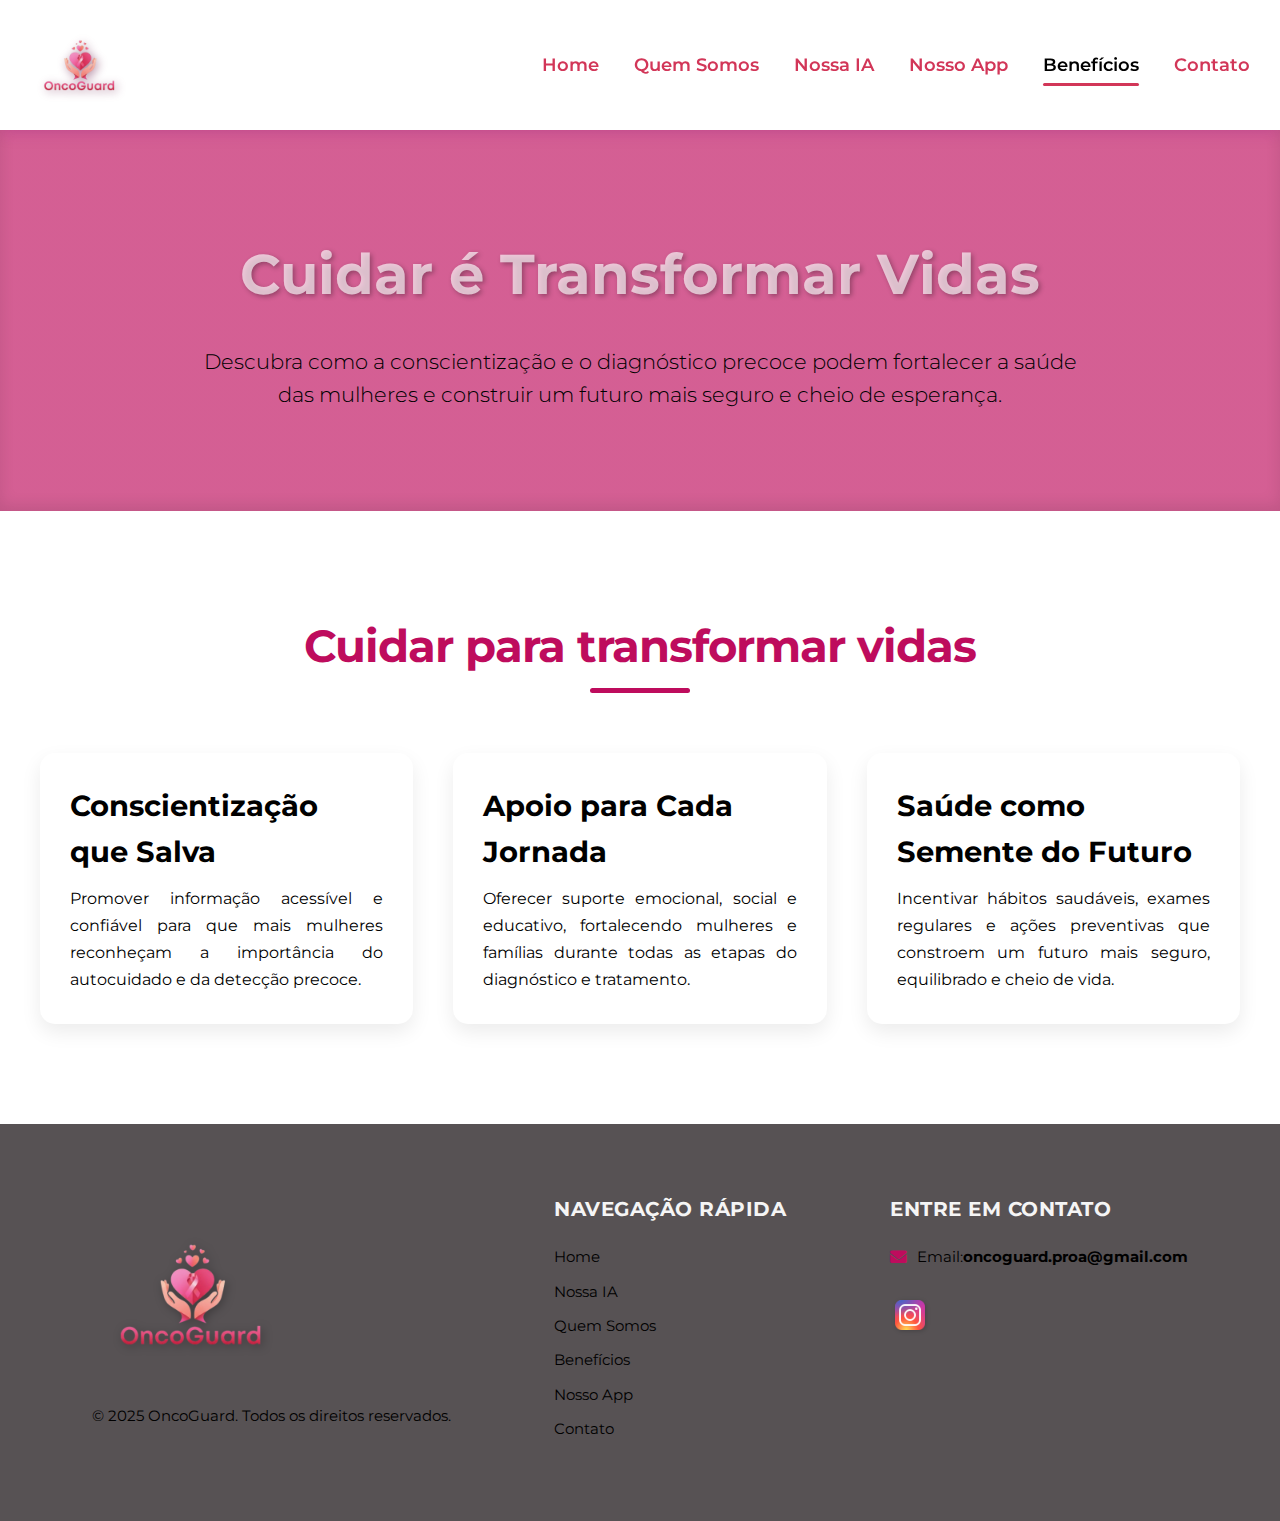
<file: OncoGuard/beneficios.html>
<!DOCTYPE html>
<html lang="pt-BR">
<head>
    <meta charset="UTF-8">
    <meta name="viewport" content="width=device-width, initial-scale=1.0">
    <title>OncoGuard - Benefícios</title>
    <link rel="icon" type="image/png" href="img/logoo.png">
    <link rel="preconnect" href="https://fonts.googleapis.com">
    <link rel="preconnect" href="https://fonts.gstatic.com" crossorigin>
    <link href="https://fonts.googleapis.com/css2?family=Montserrat:wght@300;400;600;700&display=swap" rel="stylesheet">
    <link rel="stylesheet" type="text/css" href="slick/slick.css"/>
    <link rel="stylesheet" type="text/css" href="slick/slick-theme.css"/>
    <link rel="stylesheet" href="https://cdnjs.cloudflare.com/ajax/libs/font-awesome/6.0.0-beta3/css/all.min.css">
    <link rel="stylesheet" href="style.css">
</head>
<body>

    <header class="header">
        <div class="logo">
            <a href="index.html">
                <img src="img/logoo.png" alt="Logo Polibee">
            </a>
        </div>
        <nav class="navbar">
            <button class="hamburger-menu" aria-label="Abrir menu de navegação">
                <i class="fas fa-bars"></i>
            </button>
            <ul class="nav-list">
                <li><a href="index.html" class="nav-link">Home</a></li>
                <li><a href="quemSomos.html" class="nav-link">Quem Somos</a></li>
                <li><a href="nossaIA.html" class="nav-link">Nossa IA</a></li>
                <li><a href="nosso-app.html" class="nav-link">Nosso App</a></li>
                <li><a href="beneficios.html" class="nav-link active">Benefícios</a></li>
                <li><a href="contato.html" class="nav-link">Contato</a></li>
            </ul>
        </nav>
    </header>

    <div class="mobile-menu-overlay">
        <div class="mobile-menu-content">
            <button class="close-menu-btn" aria-label="Fechar Menu">
                <i class="fas fa-times"></i>
            </button>
            <ul class="mobile-nav-list">
                <li><a href="index.html" class="nav-link active">Home</a></li>
                <li><a href="quemSomos.html" class="nav-link">Quem Somos</a></li>
                <li><a href="nossaIA.html" class="nav-link">Nossa IA</a></li>
                <li><a href="nosso-app.html" class="nav-link">Nosso App</a></li>
                <li><a href="beneficios.html" class="nav-link">Benefícios</a></li>
                <li><a href="contato.html" class="nav-link">Contato</a></li>
            </ul>
        </div>
    </div>

    <main>
        <section class="page-hero">
            <div class="container">
                <h1>Cuidar é Transformar Vidas</h1>
                <p>Descubra como a conscientização e o diagnóstico precoce podem fortalecer a saúde das mulheres e construir um futuro mais seguro e cheio de esperança.</p>
            </div>
        </section>

        <section class="benefits-detail-section container section-padding">
            <h2 class="section-title">Cuidar para transformar vidas</h2>
            <div class="benefit-points-grid">
                <div class="benefit-point">
                    <h3>Conscientização que Salva</h3>
                    <p>Promover informação acessível e confiável para que mais mulheres reconheçam a importância do autocuidado e da detecção precoce.</p>
                </div>
                <div class="benefit-point">
                    <h3>Apoio para Cada Jornada</h3>
                    <p>Oferecer suporte emocional, social e educativo, fortalecendo mulheres e famílias durante todas as etapas do diagnóstico e tratamento.</p>
                </div>
                <div class="benefit-point">
                    <h3>Saúde como Semente do Futuro</h3>
                    <p>Incentivar hábitos saudáveis, exames regulares e ações preventivas que constroem um futuro mais seguro, equilibrado e cheio de vida.</p>
                </div>
    
            </div>
        </section>
    </main>

    <footer class="footer">
        <div class="footer-content container">
            <div class="footer-logo">
                <img src="img/logoo.png" alt="Logo OncoGuard">
                <p>&copy; 2025 OncoGuard. Todos os direitos reservados.</p>
            </div>
            <div class="footer-nav">
                <h3>Navegação Rápida</h3>
                <ul>
                    <li><a href="index.html">Home</a></li>
                    <li><a href="nossaIA.html">Nossa IA</a></li>
                    <li><a href="quemSomos.html">Quem Somos</a></li>
                    <li><a href="beneficios.html">Benefícios</a></li>
                    <li><a href="nosso-app.html">Nosso App</a></li>
                    <li><a href="contato.html">Contato</a></li>
                </ul>
            </div>
            <div class="footer-contact">
                <h3>Entre em Contato</h3>
                <p><i class="fas fa-envelope footer-icon"></i> Email:  <b> oncoguard.proa@gmail.com</b></p>
                <div class="social-icons">
                    <a href="https://www.instagram.com/oncoguard?igsh=cjRsZ2o3cWRsem9s"  aria-label="Instagram da Onco"><img src="img/icon-instagram.png" alt="Ícone do Instagram"></a>
                </div>
            </div>
        </div>
    </footer>

    <script src="https://code.jquery.com/jquery-3.6.0.min.js"></script>
    <script type="text/javascript" src="slick/slick.min.js"></script>
    <script src="js/main.js"></script>

</body>
</html>
</file>
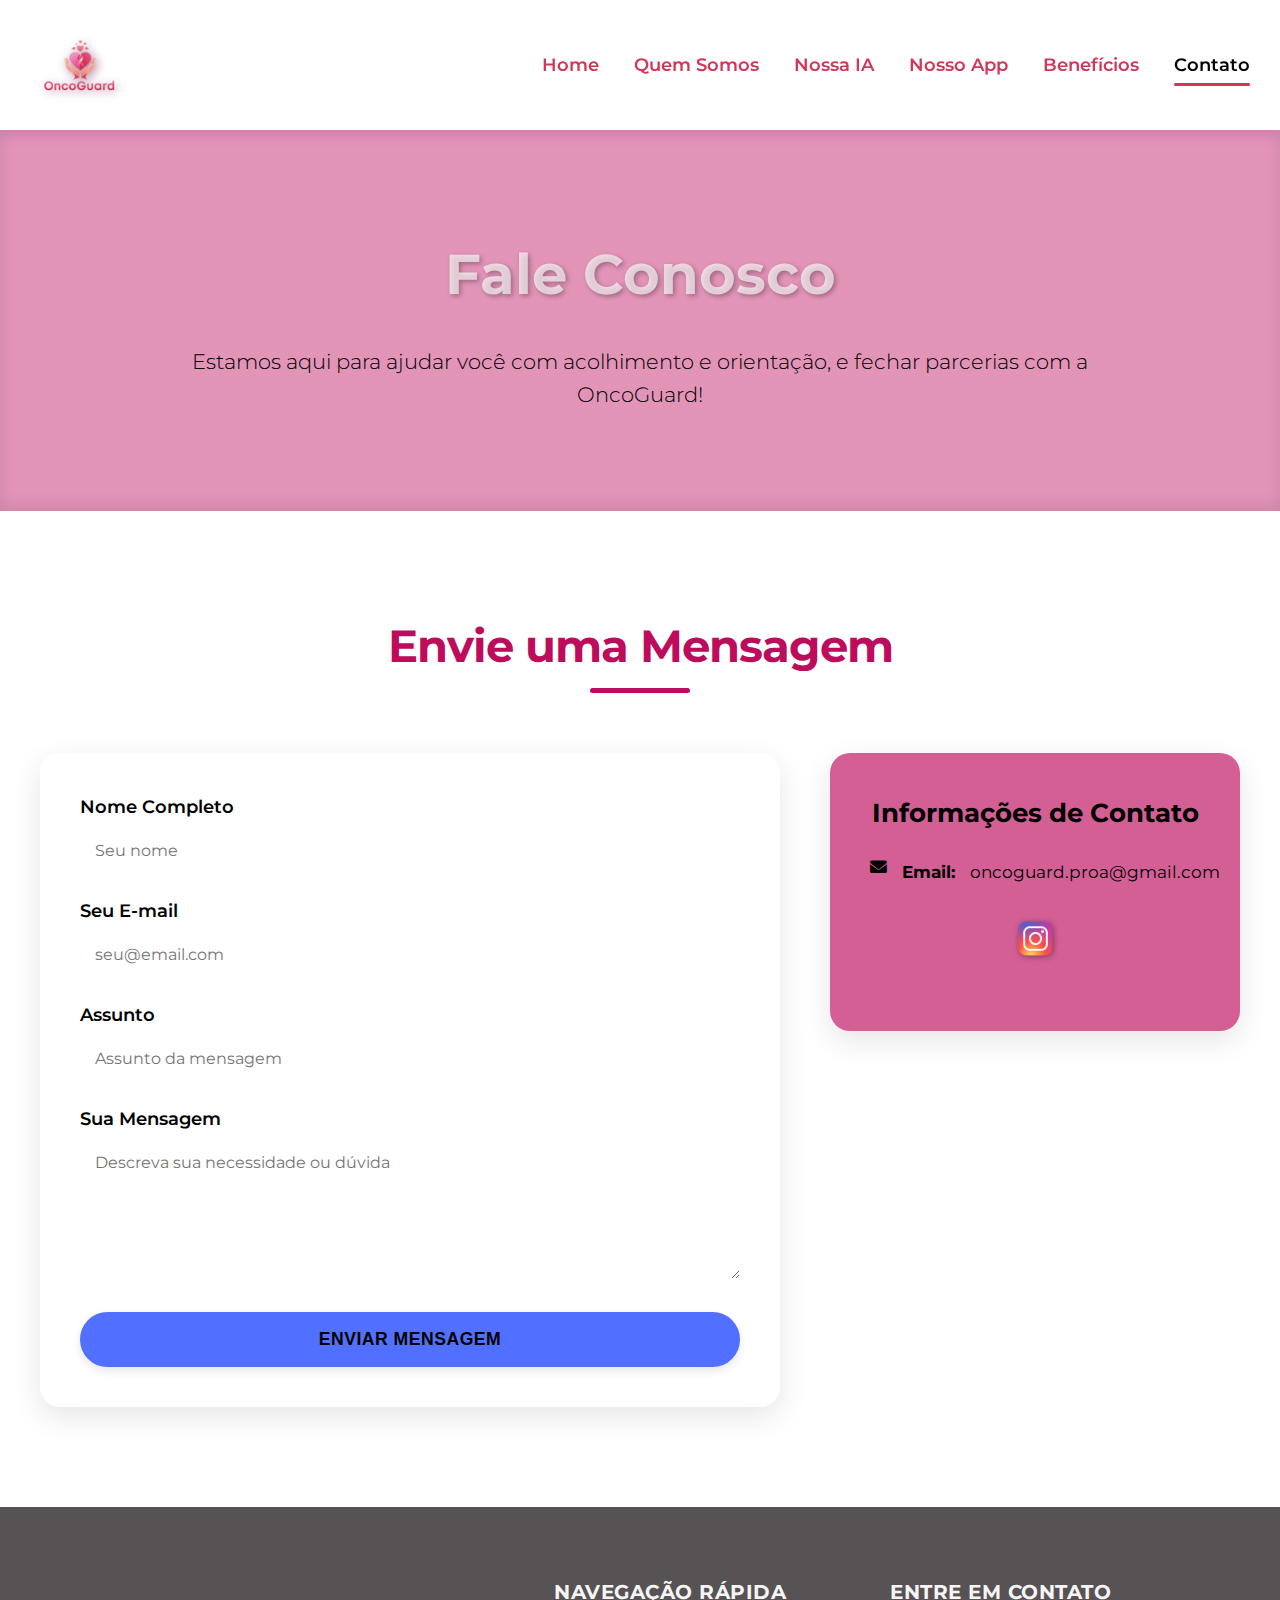
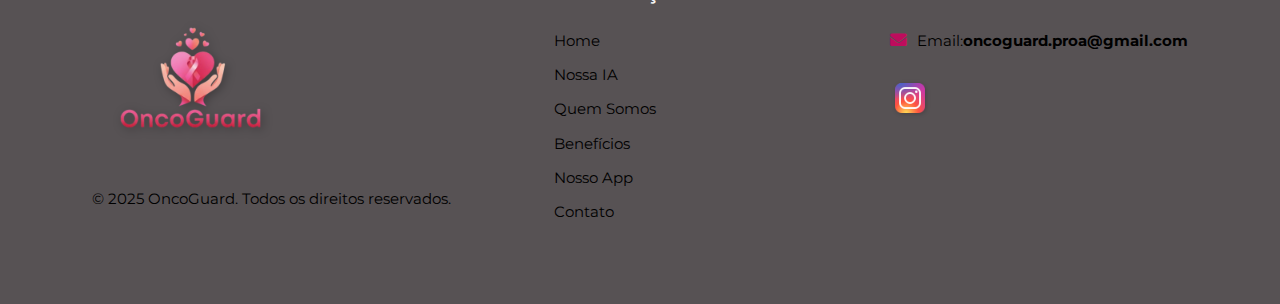
<file: OncoGuard/contato.html>
<!DOCTYPE html>
<html lang="pt-BR">
<head>
    <meta charset="UTF-8">
    <meta name="viewport" content="width=device-width, initial-scale=1.0">
    <title>OncoGuard - Contato</title>
    <link rel="icon" type="image/png" href="img/logoo.png">
    <link rel="preconnect" href="https://fonts.googleapis.com">
    <link rel="preconnect" href="https://fonts.gstatic.com" crossorigin>
    <link href="https://fonts.googleapis.com/css2?family=Montserrat:wght@300;400;600;700&display=swap" rel="stylesheet">
    <link rel="stylesheet" type="text/css" href="slick/slick.css"/>
    <link rel="stylesheet" type="text/css" href="slick/slick-theme.css"/>
    <link rel="stylesheet" href="https://cdnjs.cloudflare.com/ajax/libs/font-awesome/6.0.0-beta3/css/all.min.css">
    <link rel="stylesheet" href="style.css">
</head>
<body>

    <header class="header">
        <div class="logo">
            <a href="index.html">
                <img src="img/logoo.png" alt="Logo OncoGuard">
            </a>
        </div>
        <nav class="navbar">
            <button class="hamburger-menu" aria-label="Abrir menu de navegação">
                <i class="fas fa-bars"></i>
            </button>

            <ul class="nav-list">
                <li><a href="index.html" class="nav-link">Home</a></li>
                <li><a href="quemSomos.html" class="nav-link">Quem Somos</a></li>
                <li><a href="nossaIA.html" class="nav-link">Nossa IA</a></li>
                <li><a href="nosso-app.html" class="nav-link">Nosso App</a></li>
                <li><a href="beneficios.html" class="nav-link active">Benefícios</a></li>
                <li><a href="contato.html" class="nav-link">Contato</a></li>
            </ul>
        </nav>
    </header>

    <div class="mobile-menu-overlay">
        <div class="mobile-menu-content">
            <button class="close-menu-btn" aria-label="Fechar Menu">
                <i class="fas fa-times"></i>
            </button>
            <ul class="mobile-nav-list">
                <li><a href="index.html" class="nav-link active">Home</a></li>
                <li><a href="quemSomos.html" class="nav-link">Quem Somos</a></li>
                <li><a href="nossaIA.html" class="nav-link">Nossa IA</a></li>
                <li><a href="nosso-app.html" class="nav-link">Nosso App</a></li>
                <li><a href="beneficios.html" class="nav-link">Benefícios</a></li>
                <li><a href="contato.html" class="nav-link">Contato</a></li>
            </ul>
        </div>
    </div>

    <main>
        <section class="page-hero contact-hero">
            <div class="container">
                <h1>Fale Conosco</h1>
                <p>Estamos aqui para ajudar você com acolhimento e orientação, e fechar parcerias com  a OncoGuard!</p>
            </div>
        </section>

        <section class="contact-form-section container section-padding">
            <h2 class="section-title">Envie uma Mensagem</h2>
            <div class="contact-content">
                <form class="contact-form" action="#" method="POST">
                    <div class="form-group">
                        <label for="name">Nome Completo</label>
                        <input type="text" id="name" name="name" required placeholder="Seu nome">
                    </div>
                    <div class="form-group">
                        <label for="email">Seu E-mail</label>
                        <input type="email" id="email" name="email" required placeholder="seu@email.com">
                    </div>
                    <div class="form-group">
                        <label for="subject">Assunto</label>
                        <input type="text" id="subject" name="subject" required placeholder="Assunto da mensagem">
                    </div>
                    <div class="form-group">
                        <label for="message">Sua Mensagem</label>
                        <textarea id="message" name="message" rows="6" required placeholder="Descreva sua necessidade ou dúvida"></textarea>
                    </div>
                    <button type="submit" class="btn primary-btn">Enviar Mensagem</button>
                </form>

                <div class="contact-info">
                    <h3>Informações de Contato</h3>
                    <p><i class="fas fa-envelope icon-green"></i> <strong>Email:</strong>oncoguard.proa@gmail.com</p>
            
                    <div class="social-icons-contact">
                        <a href="https://www.instagram.com/oncoguard?igsh=cjRsZ2o3cWRsem9s"  aria-label="Instagram da Onco"><img src="img/icon-instagram.png" alt="Ícone do Instagram"></a>
                    </div>
                </div>
            </div>
        </section>
    </main>

    <footer class="footer">
        <div class="footer-content container">
            <div class="footer-logo">
                <img src="img/logoo.png" alt="Logo Onco">
                <p>&copy; 2025 OncoGuard. Todos os direitos reservados.</p>
            </div>
            <div class="footer-nav">
                <h3>Navegação Rápida</h3>
                <ul>
                    <li><a href="index.html">Home</a></li>
                    <li><a href="nossaIA.html">Nossa IA</a></li>
                    <li><a href="quemSomos.html">Quem Somos</a></li>
                    <li><a href="beneficios.html">Benefícios</a></li>
                    <li><a href="nosso-app.html">Nosso App</a></li>
                    <li><a href="contato.html">Contato</a></li>
                </ul>
            </div>
            <div class="footer-contact">
                <h3>Entre em Contato</h3>
                <p><i class="fas fa-envelope footer-icon"></i> Email:  <b> oncoguard.proa@gmail.com</b></p>
                <div class="social-icons">
                    <a href="https://www.instagram.com/oncoguard?igsh=cjRsZ2o3cWRsem9s"  aria-label="Instagram da Onco"><img src="img/icon-instagram.png" alt="Ícone do Instagram"></a>
                </div>
            </div>
        </div>
    </footer>

    <script src="https://code.jquery.com/jquery-3.6.0.min.js"></script>
    <script type="text/javascript" src="slick/slick.min.js"></script>
    <script src="js/main.js"></script>

</body>
</html>
</file>
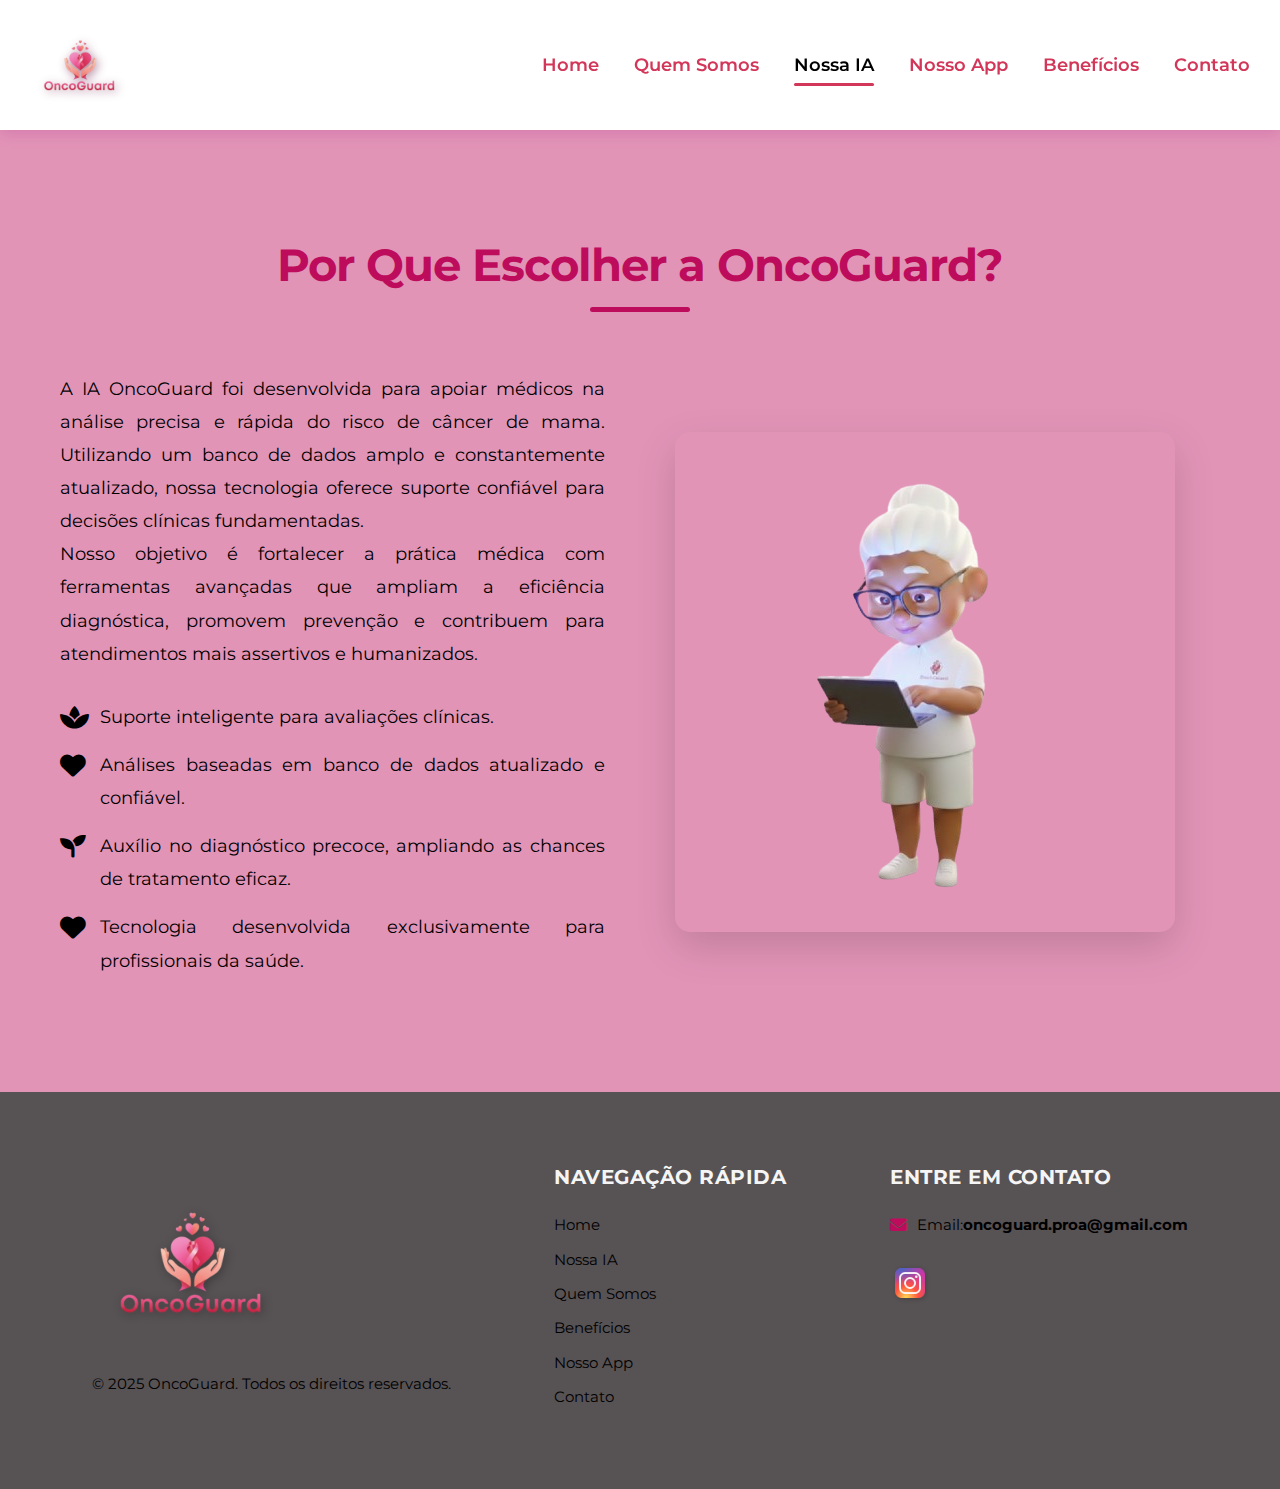
<file: OncoGuard/nossaIA.html>
<!DOCTYPE html>
<html lang="pt-BR">
<head>
    <meta charset="UTF-8">
    <meta name="viewport" content="width=device-width, initial-scale=1.0">
    <title>OncoGuard - Nossa IA</title>
    <link rel="icon" type="image/png" href="img/logoo.png">
    <link rel="preconnect" href="https://fonts.googleapis.com">
    <link rel="preconnect" href="https://fonts.gstatic.com" crossorigin>
    <link href="https://fonts.googleapis.com/css2?family=Montserrat:wght@300;400;600;700&display=swap" rel="stylesheet">
    <link rel="stylesheet" type="text/css" href="slick/slick.css"/>
    <link rel="stylesheet" type="text/css" href="slick/slick-theme.css"/>
    <link rel="stylesheet" href="https://cdnjs.cloudflare.com/ajax/libs/font-awesome/6.0.0-beta3/css/all.min.css">
    <link rel="stylesheet" href="style.css">
</head>
<body>

    <header class="header">
        <div class="logo">
            <a href="index.html">
                <img src="img/logoo.png" alt="Logo Onco">
            </a>
        </div>
        <nav class="navbar">
            <button class="hamburger-menu" aria-label="Abrir menu de navegação">
                <i class="fas fa-bars"></i>
            </button>
            <ul class="nav-list">
                <li><a href="index.html" class="nav-link">Home</a></li>
                <li><a href="quemSomos.html" class="nav-link">Quem Somos</a></li>
                <li><a href="nossaIA.html" class="nav-link">Nossa IA</a></li>
                <li><a href="nosso-app.html" class="nav-link">Nosso App</a></li>
                <li><a href="beneficios.html" class="nav-link active">Benefícios</a></li>
                <li><a href="contato.html" class="nav-link">Contato</a></li>
            </ul>
        </nav>
    </header>

    <div class="mobile-menu-overlay">
        <div class="mobile-menu-content">
            <button class="close-menu-btn" aria-label="Fechar Menu">
                <i class="fas fa-times"></i>
            </button>
            <ul class="mobile-nav-list">
                <li><a href="index.html" class="nav-link active">Home</a></li>
                <li><a href="quemSomos.html" class="nav-link">Quem Somos</a></li>
                <li><a href="nossaIA.html" class="nav-link">Nossa IA</a></li>
                <li><a href="nosso-app.html" class="nav-link">Nosso App</a></li>
                <li><a href="beneficios.html" class="nav-link">Benefícios</a></li>
                <li><a href="contato.html" class="nav-link">Contato</a></li>
            </ul>
        </div>
    </div>
    
       <section class="why-native-bees">
    <div class="container">
        <h2 class="section-title">Por Que Escolher a OncoGuard?</h2>
        <div class="content-wrapper">
            <div class="text-content">
                <p>A IA OncoGuard foi desenvolvida para apoiar médicos na análise precisa e rápida do risco de câncer de mama. Utilizando um banco de dados amplo e constantemente atualizado, nossa tecnologia oferece suporte confiável para decisões clínicas fundamentadas.</p>
                <p>Nosso objetivo é fortalecer a prática médica com ferramentas avançadas que ampliam a eficiência diagnóstica, promovem prevenção e contribuem para atendimentos mais assertivos e humanizados.</p>
                <ul>
                    <li><i class="fas fa-spa icon-pink"></i> Suporte inteligente para avaliações clínicas.</li>
                    <li><i class="fas fa-heart icon-pink"></i> Análises baseadas em banco de dados atualizado e confiável.</li>
                    <li><i class="fas fa-seedling icon-pink"></i> Auxílio no diagnóstico precoce, ampliando as chances de tratamento eficaz.</li>
                    <li><i class="fas fa-heart icon-pink"></i> Tecnologia desenvolvida exclusivamente para profissionais da saúde.</li>
                </ul>
            </div>
            <div class="image-content">
                <img src="img/ia.png" alt="Ilustração representando saúde, flores e cuidado da OncoGuard." class="illustration-image">
            </div>
        </div>
    </div>
</section>



    </main>

    <footer class="footer">
        <div class="footer-content container">
            <div class="footer-logo">
                <img src="img/logoo.png" alt="Logo Onco">
                <p>&copy; 2025 OncoGuard. Todos os direitos reservados.</p>
            </div>
            <div class="footer-nav">
                <h3>Navegação Rápida</h3>
                <ul>
                    <li><a href="index.html">Home</a></li>
                    <li><a href="nossaIA.html">Nossa IA</a></li>
                    <li><a href="quemSomos.html">Quem Somos</a></li>
                    <li><a href="beneficios.html">Benefícios</a></li>
                    <li><a href="nosso-app.html">Nosso App</a></li>
                    <li><a href="contato.html">Contato</a></li>
                </ul>
            </div>
            <div class="footer-contact">
                <h3>Entre em Contato</h3>
                <p><i class="fas fa-envelope footer-icon"></i> Email:  <b> oncoguard.proa@gmail.com</b></p>
                <div class="social-icons">
                    <a href="https://www.instagram.com/oncoguard?igsh=cjRsZ2o3cWRsem9s"  aria-label="Instagram da Onco"><img src="img/icon-instagram.png" alt="Ícone do Instagram"></a>
                </div>
            </div>
        </div>
    </footer>

    <!-- jQuery -->
    <script src="https://code.jquery.com/jquery-3.6.0.min.js"></script>
    <!-- Slick Carousel JS -->
    <script type="text/javascript" src="slick/slick.min.js"></script>
    <!-- Seu JavaScript Personalizado -->
    <script src="js/main.js"></script>

</body>
</html>
</file>
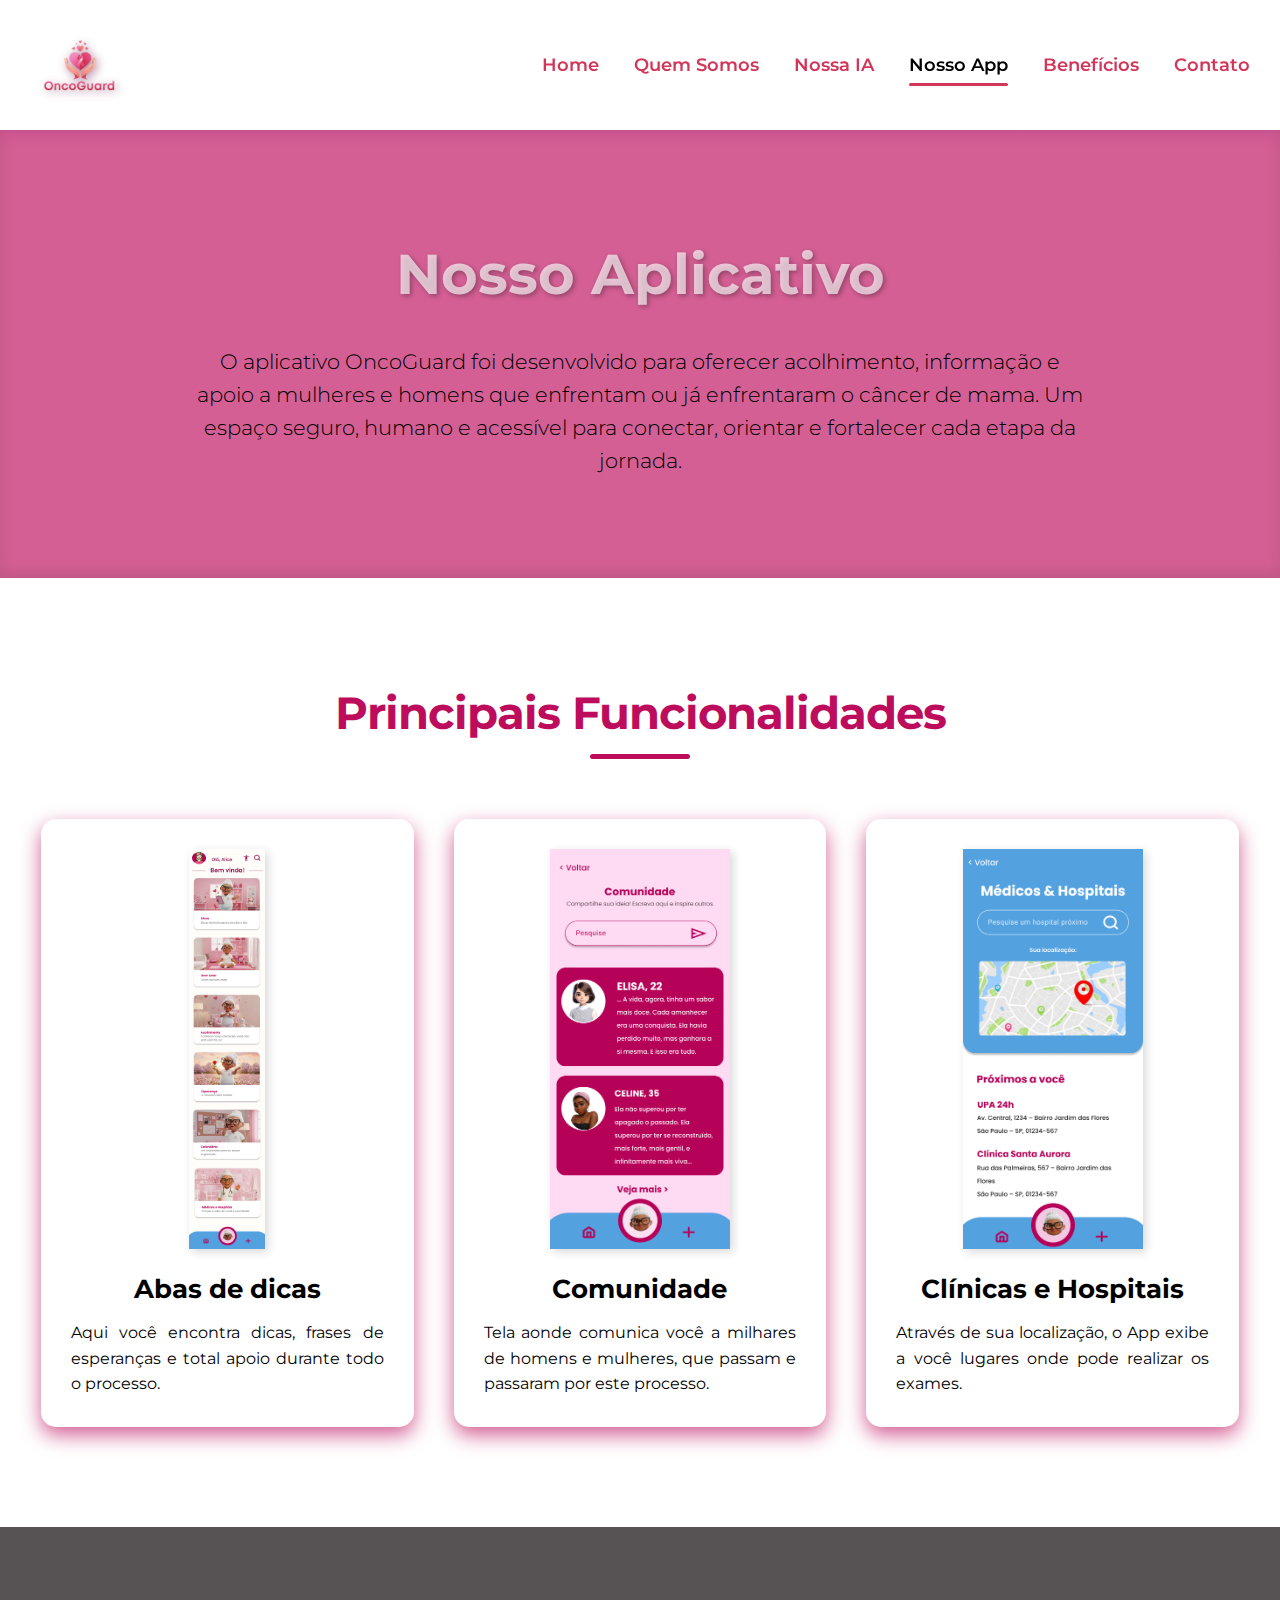
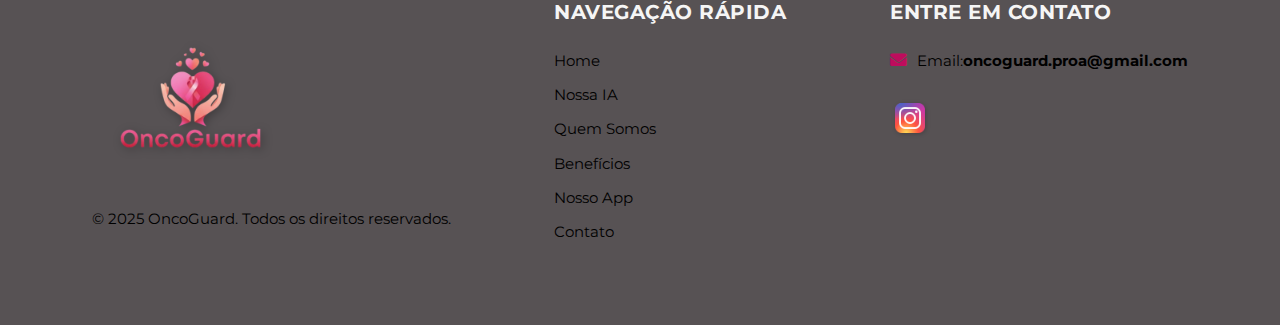
<file: OncoGuard/nosso-app.html>
<!DOCTYPE html>
<html lang="pt-BR">
<head>
    <meta charset="UTF-8">
    <meta name="viewport" content="width=device-width, initial-scale=1.0">
    <title>OncoGuard - Nosso App</title>
    <link rel="icon" type="image/png" href="img/logoo.png">
    <link rel="preconnect" href="https://fonts.googleapis.com">
    <link rel="preconnect" href="https://fonts.gstatic.com" crossorigin>
    <link href="https://fonts.googleapis.com/css2?family=Montserrat:wght@300;400;600;700&display=swap" rel="stylesheet">
    <link rel="stylesheet" type="text/css" href="slick/slick.css"/>
    <link rel="stylesheet" type="text/css" href="slick/slick-theme.css"/>
    <link rel="stylesheet" href="https://cdnjs.cloudflare.com/ajax/libs/font-awesome/6.0.0-beta3/css/all.min.css">
    <link rel="stylesheet" href="style.css">
</head>
<body>

    <header class="header">
        <div class="logo">
            <a href="index.html">
                <img src="img/logoo.png" alt="Logo Onco">
            </a>
        </div>
        <nav class="navbar">
            <button class="hamburger-menu" aria-label="Abrir menu de navegação">
                <i class="fas fa-bars"></i>
            </button>
            <ul class="nav-list">
                <li><a href="index.html" class="nav-link">Home</a></li>
                <li><a href="quemSomos.html" class="nav-link">Quem Somos</a></li>
                <li><a href="nossaIA.html" class="nav-link">Nossa IA</a></li>
                <li><a href="nosso-app.html" class="nav-link">Nosso App</a></li>
                <li><a href="beneficios.html" class="nav-link active">Benefícios</a></li>
                <li><a href="contato.html" class="nav-link">Contato</a></li>
            </ul>
        </nav>
    </header>

    <div class="mobile-menu-overlay">
        <div class="mobile-menu-content">
            <button class="close-menu-btn" aria-label="Fechar Menu">
                <i class="fas fa-times"></i>
            </button>
            <ul class="mobile-nav-list">
                <li><a href="index.html" class="nav-link active">Home</a></li>
                <li><a href="quemSomos.html" class="nav-link">Quem Somos</a></li>
                <li><a href="nossaIA.html" class="nav-link">Nossa IA</a></li>
                <li><a href="nosso-app.html" class="nav-link">Nosso App</a></li>
                <li><a href="beneficios.html" class="nav-link">Benefícios</a></li>
                <li><a href="contato.html" class="nav-link">Contato</a></li>
            </ul>
        </div>
    </div>

    <main>
       <section class="page-hero">
    <div class="container">
        <h1>Nosso Aplicativo</h1>
        <p>O aplicativo OncoGuard foi desenvolvido para oferecer acolhimento, informação e apoio a mulheres e homens que enfrentam ou já enfrentaram o câncer de mama. Um espaço seguro, humano e acessível para conectar, orientar e fortalecer cada etapa da jornada.</p>
    </div>
</section>


        <section class="app-features-section container section-padding">
            <h2 class="section-title">Principais Funcionalidades</h2>
            <div class="features-grid">
                <div class="feature-item">
                    <img src="img/TELA ABAS.png" alt="Ícone de Colmeia e Símbolo de Aluguel">
                    <h3>Abas de dicas</h3>
                    <p>Aqui você encontra dicas, frases de esperanças e total apoio durante todo o processo.</p>
                </div>
                <div class="feature-item">
                    <img src="img/COMUNIDADE.png" alt="Ícone de Mel e Produtos">
                    <h3>Comunidade</h3>
                    <p>Tela aonde comunica você a milhares de homens e mulheres, que passam e passaram por este processo.</p>
                </div>
                <div class="feature-item">
                    <img src="img/HOSPITAIS.png" alt="Ícone de Carrinho de Compras e Produtos">
                    <h3>Clínicas e Hospitais</h3>
                    <p>Através de sua localização, o App exibe a você lugares onde pode realizar os exames.</p>
                </div>
            </div>
        </section>

    
    </main>

    <footer class="footer">
        <div class="footer-content container">
            <div class="footer-logo">
                <img src="img/logoo.png" alt="Logo Onco">
                <p>&copy; 2025 OncoGuard. Todos os direitos reservados.</p>
            </div>
            <div class="footer-nav">
                <h3>Navegação Rápida</h3>
                <ul>
                    <li><a href="index.html">Home</a></li>
                    <li><a href="nossaIA.html">Nossa IA</a></li>
                    <li><a href="quemSomos.html">Quem Somos</a></li>
                    <li><a href="beneficios.html">Benefícios</a></li>
                    <li><a href="nosso-app.html">Nosso App</a></li>
                    <li><a href="contato.html">Contato</a></li>
                </ul>
            </div>
            <div class="footer-contact">
                <h3>Entre em Contato</h3>
                <p><i class="fas fa-envelope footer-icon"></i> Email:  <b> oncoguard.proa@gmail.com</b></p>
                <div class="social-icons">
                    <a href="https://www.instagram.com/oncoguard?igsh=cjRsZ2o3cWRsem9s"  aria-label="Instagram da Onco"><img src="img/icon-instagram.png" alt="Ícone do Instagram"></a>
                </div>
            </div>
        </div>
    </footer>

    <script src="https://code.jquery.com/jquery-3.6.0.min.js"></script>
    <script type="text/javascript" src="slick/slick.min.js"></script>
    <script src="js/main.js"></script>

</body>
</html>
</file>
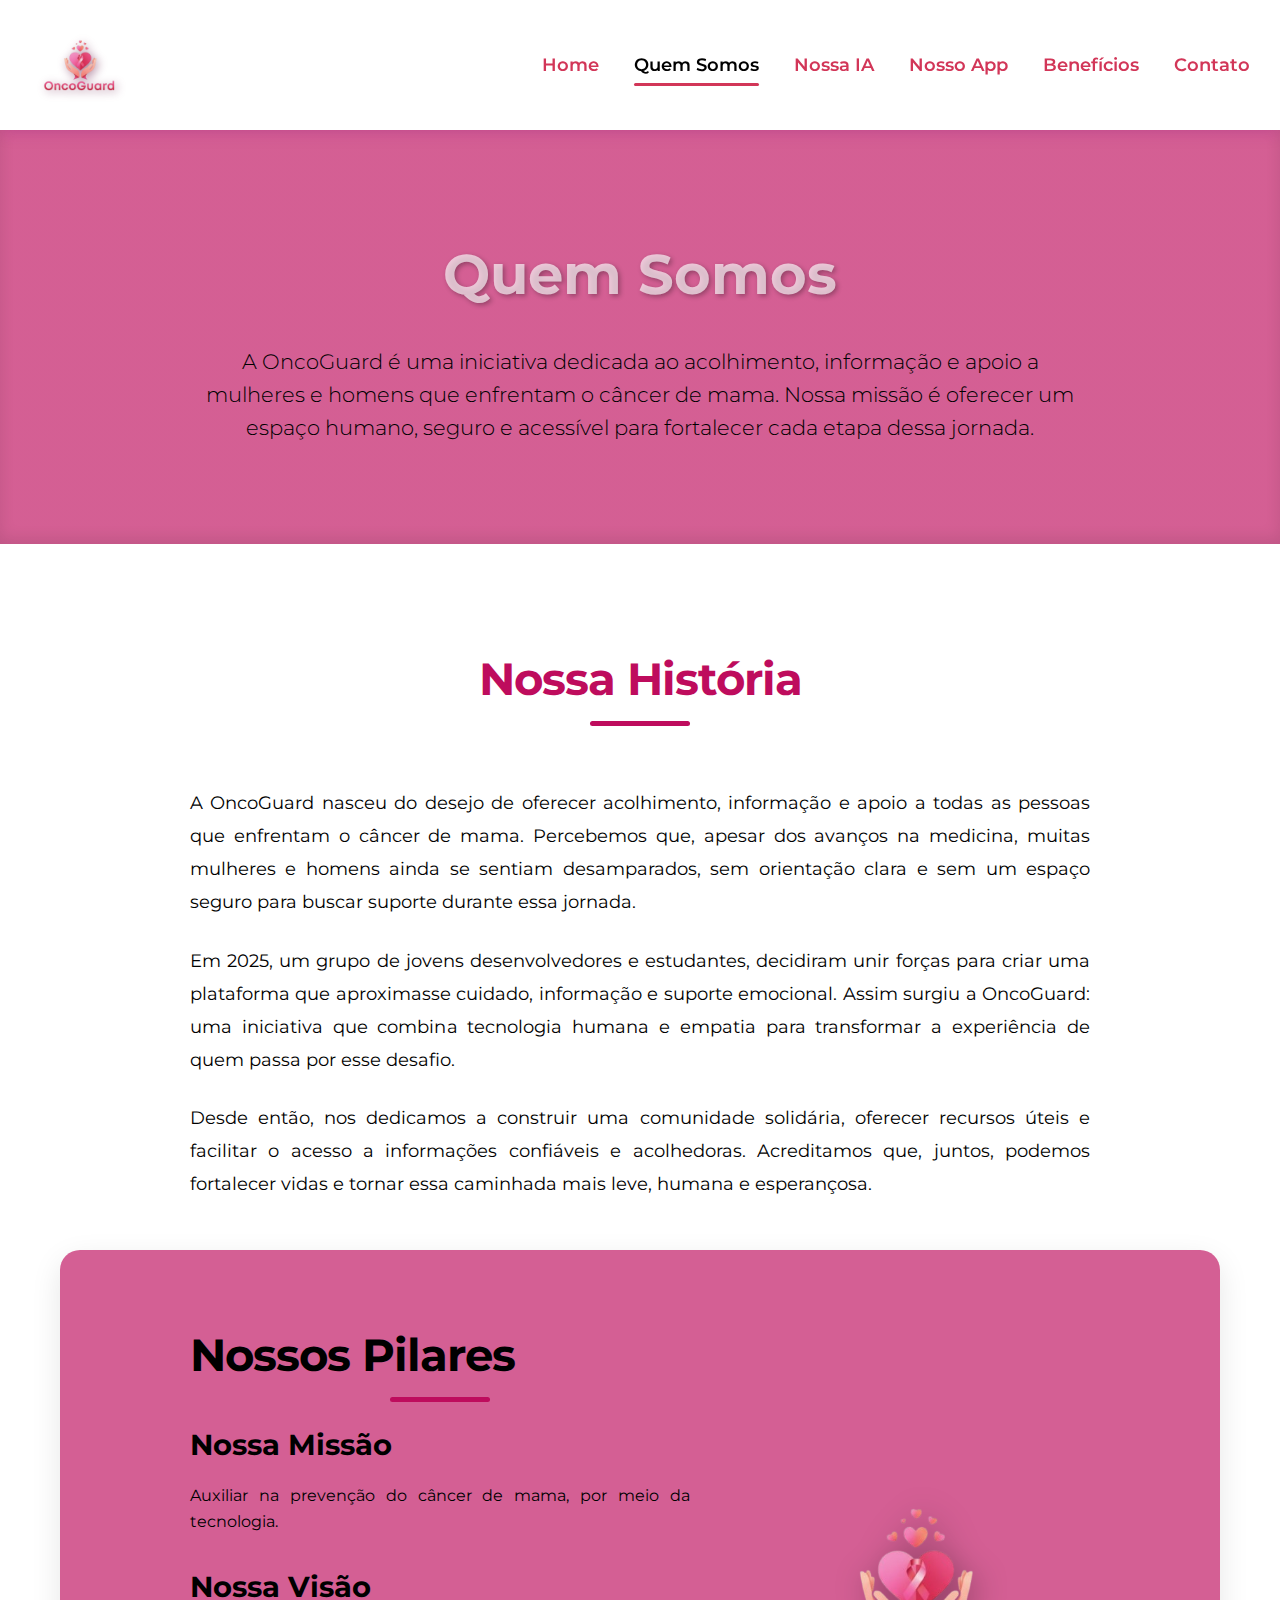
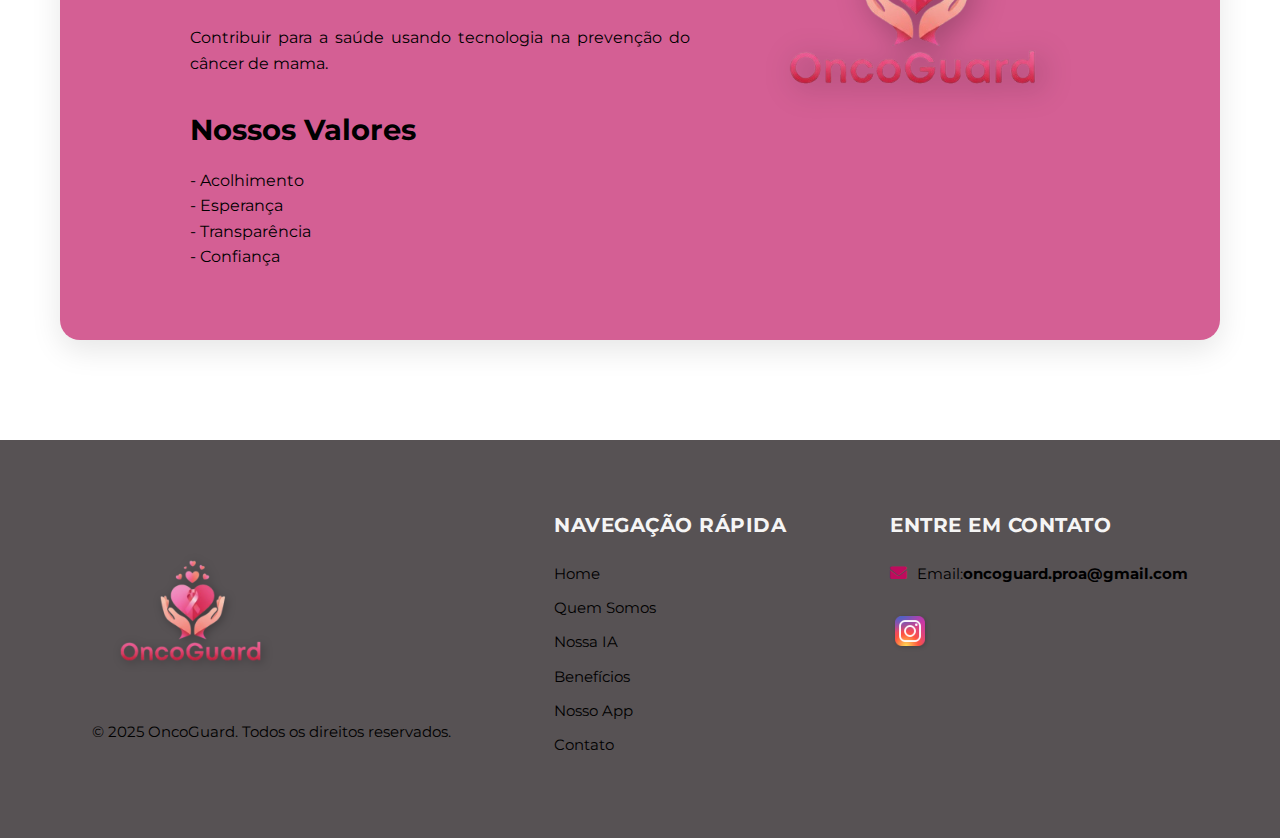
<file: OncoGuard/quemSomos.html>
<!DOCTYPE html>
<html lang="pt-BR">
<head>
    <meta charset="UTF-8">
    <meta name="viewport" content="width=device-width, initial-scale=1.0">
    <title>OncoGuard - Contato</title>
    <link rel="icon" type="image/png" href="img/logoo.png">
    <link rel="preconnect" href="https://fonts.googleapis.com">
    <link rel="preconnect" href="https://fonts.gstatic.com" crossorigin>
    <link href="https://fonts.googleapis.com/css2?family=Montserrat:wght@300;400;600;700&display=swap" rel="stylesheet">
    <link rel="stylesheet" type="text/css" href="slick/slick.css"/>
    <link rel="stylesheet" type="text/css" href="slick/slick-theme.css"/>
    <link rel="stylesheet" href="https://cdnjs.cloudflare.com/ajax/libs/font-awesome/6.0.0-beta3/css/all.min.css">
    <link rel="stylesheet" href="style.css">
</head>
<body>

    <header class="header">
        <div class="logo">
            <a href="index.html">
                <img src="img/logoo.png" alt="Logo OncoGuard">
            </a>
        </div>
        <nav class="navbar">
            <button class="hamburger-menu" aria-label="Abrir menu de navegação">
                <i class="fas fa-bars"></i>
            </button>

            <ul class="nav-list">
                <li><a href="index.html" class="nav-link">Home</a></li>
                <li><a href="quemSomos.html" class="nav-link">Quem Somos</a></li>
                <li><a href="nossaIA.html" class="nav-link">Nossa IA</a></li>
                <li><a href="nosso-app.html" class="nav-link">Nosso App</a></li>
                <li><a href="beneficios.html" class="nav-link active">Benefícios</a></li>
                <li><a href="contato.html" class="nav-link">Contato</a></li>
            </ul>
        </nav>
    </header>

    <div class="mobile-menu-overlay">
        <div class="mobile-menu-content">
            <button class="close-menu-btn" aria-label="Fechar Menu">
                <i class="fas fa-times"></i>
            </button>
            <ul class="mobile-nav-list">
                <li><a href="index.html" class="nav-link active">Home</a></li>
                <li><a href="quemSomos.html" class="nav-link">Quem Somos</a></li>
                <li><a href="nossaIA.html" class="nav-link">Nossa IA</a></li>
                <li><a href="nosso-app.html" class="nav-link">Nosso App</a></li>
                <li><a href="beneficios.html" class="nav-link">Benefícios</a></li>
                <li><a href="contato.html" class="nav-link">Contato</a></li>
            </ul>
        </div>
    </div>

    <main>
    <section class="page-hero">
        <div class="container">
            <h1>Quem Somos</h1>
            <p>A OncoGuard é uma iniciativa dedicada ao acolhimento, informação e apoio a mulheres e homens que enfrentam o câncer de mama. Nossa missão é oferecer um espaço humano, seguro e acessível para fortalecer cada etapa dessa jornada.</p>
        </div>
    </section>
</main>


        <section class="section-padding who-we-are-section">
            <div class="container">
                <h2 class="section-title">Nossa História</h2>
                <div class="text-content">
                    <p>A OncoGuard nasceu do desejo de oferecer acolhimento, informação e apoio a todas as pessoas que enfrentam o câncer de mama. Percebemos que, apesar dos avanços na medicina, muitas mulheres e homens ainda se sentiam desamparados, sem orientação clara e sem um espaço seguro para buscar suporte durante essa jornada.</p>
                    <p>Em 2025, um grupo de jovens desenvolvedores e estudantes, decidiram unir forças para criar uma plataforma que aproximasse cuidado, informação e suporte emocional. Assim surgiu a OncoGuard: uma iniciativa que combina tecnologia humana e empatia para transformar a experiência de quem passa por esse desafio.</p>
                    <p>Desde então, nos dedicamos a construir uma comunidade solidária, oferecer recursos úteis e facilitar o acesso a informações confiáveis e acolhedoras. Acreditamos que, juntos, podemos fortalecer vidas e tornar essa caminhada mais leve, humana e esperançosa.</p>
                </div>

                <div class="values-content">
                    <div class="values-text">
                        <h2 class="section-title" style="text-align: left; margin-bottom: 20px; color: var(--dark-green);">Nossos Pilares</h2>
                        <h3 style="font-size: 1.8em; color: var(--medium-green); margin-bottom: 15px;">Nossa Missão</h3>
                        <p>Auxiliar na prevenção do câncer de mama, por meio da tecnologia.</p>

                        <h3 style="font-size: 1.8em; color: var(--medium-green); margin-bottom: 15px; margin-top: 30px;">Nossa Visão</h3>
                        <p>Contribuir para a saúde usando tecnologia na prevenção do câncer de mama.</p>

                        <h3 style="font-size: 1.8em; color: var(--medium-green); margin-bottom: 15px; margin-top: 30px;">Nossos Valores</h3>
                        <p>- Acolhimento</p>
                        <p>- Esperança</p>
                        <p>- Transparência</p>
                        <p>- Confiança</p>

                    </div>
                    <div class="image-content">
                        <img src="img/logoo.png" alt="Logo Polibee em destaque" class="logo-as-illustration">
                    </div>
                </div>
            </div>
        </section>
    </main>

    <footer class="footer">
        <div class="footer-content container">
            <div class="footer-logo">
                <img src="img/logoo.png" alt="Logo Polibee">
                <p>&copy; 2025 OncoGuard. Todos os direitos reservados.</p>
            </div>
            <div class="footer-nav">
                <h3>Navegação Rápida</h3>
                <ul>
                    <li><a href="index.html">Home</a></li>
                    <li><a href="quemSomos.html">Quem Somos</a></li>
                    <li><a href="nossaIA.html">Nossa IA</a></li>
                    <li><a href="beneficios.html">Benefícios</a></li>
                    <li><a href="nosso-app.html">Nosso App</a></li>
                    <li><a href="contato.html">Contato</a></li>
                </ul>
            </div>
            <div class="footer-contact">
                <h3>Entre em Contato</h3>
                <p><i class="fas fa-envelope footer-icon"></i> Email:  <b> oncoguard.proa@gmail.com</b></p>
                <div class="social-icons">
                    <a href="https://www.instagram.com/oncoguard?igsh=cjRsZ2o3cWRsem9s" target="_blank" aria-label="Instagram da Polibee"><img src="img/icon-instagram.png" alt="Ícone do Instagram"></a>
                </div>
            </div>
        </div>
    </footer>

    <!-- Scripts JS -->
    <script src="https://code.jquery.com/jquery-3.6.0.min.js"></script>
    <!-- Incluir Slick JS se estiver usando -->
    <!-- <script type="text/javascript" src="slick/slick.min.js"></script> -->
    <script>
        // JavaScript para o menu hambúrguer
        document.addEventListener('DOMContentLoaded', () => {
            const hamburgerMenu = document.querySelector('.hamburger-menu');
            const mobileMenuOverlay = document.querySelector('.mobile-menu-overlay');
            const closeMenuBtn = document.querySelector('.close-menu-btn');
            const navLinks = document.querySelectorAll('.navbar .nav-link');
            const mobileNavLinks = document.querySelectorAll('.mobile-menu-content .nav-link');

            hamburgerMenu.addEventListener('click', () => {
                mobileMenuOverlay.classList.add('active');
                document.body.style.overflow = 'hidden'; // Evita rolagem do corpo
            });

            closeMenuBtn.addEventListener('click', () => {
                mobileMenuOverlay.classList.remove('active');
                document.body.style.overflow = 'auto'; // Restaura rolagem do corpo
            });

            // Fechar menu mobile ao clicar em um link
            mobileNavLinks.forEach(link => {
                link.addEventListener('click', () => {
                    mobileMenuOverlay.classList.remove('active');
                    document.body.style.overflow = 'auto';
                });
            });

            // Adicionar classe 'active' para o link da página atual
            const currentPath = window.location.pathname.split('/').pop();
            navLinks.forEach(link => {
                if (link.getAttribute('href') === currentPath) {
                    link.classList.add('active');
                } else {
                    link.classList.remove('active');
                }
            });
            mobileNavLinks.forEach(link => {
                if (link.getAttribute('href') === currentPath) {
                    link.classList.add('active');
                } else {
                    link.classList.remove('active');
                }
            });
        });
    </script>
</body>
</html>
</file>
<file: OncoGuard/style.css>
* {
    margin: 0;
    padding: 0;
    box-sizing: border-box; 
}

body {
    font-family: 'Montserrat', sans-serif;
    line-height: 1.6;
    color: var(--text-color-dark);
    background-color: var(--white);
    overflow-x: hidden; 
}

a {
    text-decoration: none;
    color: inherit; 
}

ul {
    list-style: none; 
}

img {
    max-width: 100%;
    height: 100%;
    display: block; 
}


.container {
    max-width: 1200px;
    margin: 0 auto;
    padding: 0 20px;
}

.section-padding {
    padding: 100px 0;
}

.section-padding p {
    text-align: justify; 
}

.section-title {
    font-size: 2.8em;
    font-weight: 700;
    text-align: center;
    margin-bottom: 60px;
    color: #be0c5d;
    position: relative;
    padding-bottom: 10px;
    letter-spacing: -1px; }

.section-title::after {
    content: '';
    position: absolute;
    left: 50%;
    bottom: 0;
    transform: translateX(-50%);
    width: 100px; 
    height: 5px;  
    background-color: #be0c5d;
    border-radius: 2.5px; 
}

.btn {
    display: inline-block;
    padding: 14px 30px;
    border-radius: 50px; 
    font-weight: 600;
    text-align: center;
    transition: all 0.3s ease; 
    border: 2px solid transparent; 
    cursor: pointer;
    text-transform: uppercase;
    letter-spacing: 0.5px;
    box-shadow: 0 4px 10px rgba(0,0,0,0.1); 
}

.primary-btn {
    background-color: #5170ff;
    color: var(--dark-green);
    border-color: #5170ff;
}

.primary-btn:hover {
    background-color: #f2a2d6;
    color: var(--bright-black);
    border-color: #f2a2d6;
    transform: translateY(-3px); 
    box-shadow: 0 8px 15px rgba(0,0,0,0.2);
}

.secondary-btn {
    background-color:#78a4f5;
    color: var(--white);
    border-color: #f2a2d6;
}

.secondary-btn:hover {
    background-color: var(--white);
    color: var(--dark-black);
    border-color: #f2a2d6;
    transform: translateY(-3px);
    box-shadow: 0 8px 15px rgba(0,0,0,0.2);
}

.tertiary-btn {
    background-color: transparent;
    color: var(--medium-green);
    border-color: var(--medium-green);
    font-size: 0.9em;
    padding: 10px 20px;
    box-shadow: none; 
}

.tertiary-btn:hover {
    background-color: var(--medium-green);
    color: var(--white);
    transform: translateY(-2px);
    box-shadow: 0 2px 5px rgba(0,0,0,0.1);
}

.primary-btn.pulse-effect {
    animation: pulse 2s infinite ease-in-out;
}

@keyframes pulse {
    0% { transform: scale(1); box-shadow: 0 0 0 0 rgba(184, 66, 164, 0.7); }
    70% { transform: scale(1.05); box-shadow: 0 0 0 15px rgba(255, 179, 4, 0); }
    100% { transform: scale(1); box-shadow: 0 0 0 0 rgba(255, 179, 4, 0); }
}

.header {
    background-color: #ffffff;
    padding: 15px 30px;
    display: flex;
    justify-content: space-between;
    align-items: center;
    position: sticky;
    top: 0;
    z-index: 1000;
    box-shadow: 0 3px 15px rgba(153, 15, 142, 0.2);
}

.header .logo img {
    height: 100px;
    transition: transform 0.3s ease;
    filter: drop-shadow(2px 2px 5px rgba(90, 2, 53, 0.493));
}

.header .logo img:hover {
    transform: scale(1.05);
}

.navbar .nav-list {
    display: flex;
    gap: 35px;
}

.navbar .nav-list .nav-link {
    color: #d23658;
    font-weight: 600;
    font-size: 1.15em;
    padding: 5px 0;
    position: relative;
    transition: color 0.3s ease;
}

.navbar .nav-list .nav-link::after {
    content: '';
    position: absolute;
    left: 0;
    bottom: -5px;
    width: 0;
    height: 3px;
    background-color: #d23658;
    transition: width 0.3s ease;
    border-radius: 1.5px;
}

.navbar .nav-list .nav-link:hover {
    color: #d23658;
}

.navbar .nav-list .nav-link:hover::after,
.navbar .nav-list .nav-link.active::after {
    width: 100%;
}

.navbar .nav-list .nav-link.active {
    color: var(--dark-green-hover);
}

.hamburger-menu {
    display: none;
    background: #d47f9100;
    border: none;
    color: var(--white);
    font-size: 2em;
    cursor: pointer;
    z-index: 1001;
}

.mobile-menu-overlay {
    display: none; 
    position: fixed;
    top: 0;
    left: 0;
    width: 100%;
    height: 100%;
    background-color:#ffffff;
    z-index: 1050;
    justify-content: center;
    align-items: center;
    opacity: 0;
    visibility: hidden;
    transition: opacity 0.3s ease, visibility 0.3s ease;
}

.mobile-menu-overlay.active {
    display: flex;
    opacity: 1;
    visibility: visible;
}

.mobile-menu-content {
    background-color: var(--dark-black);
    padding: 30px;
    border-radius: 10px;
    max-width: 350px;
    width: 90%;
    position: relative;
    box-shadow: 0 0 20px rgba(0, 0, 0, 0.5);
    color: var(--white);
    text-align: center;
}

.mobile-menu-content .close-menu-btn {
    position: absolute;
    top: 15px;
    right: 15px;
    background: none;
    border: none;
    font-size: 2em;
    color: var(--white);
    cursor: pointer;
    z-index: 10;
}

.mobile-menu-content .mobile-nav-list {
    list-style: none;
    padding: 0;
    display: flex;
    flex-direction: column;
    gap: 15px;
}

.mobile-menu-content .mobile-nav-list .nav-link {
    color: var(--white);
    font-size: 1.3em;
    font-weight: 600;
    display: block;
    padding: 10px 0;
    transition: color 0.3s ease, transform 0.3s ease;
}

.mobile-menu-content .mobile-nav-list .nav-link:hover,
.mobile-menu-content .mobile-nav-list .nav-link.active {
    color: var(--bright-yellow);
    transform: translateX(5px);
}
.hero-section {
    background: url('../img/hom.jpg') no-repeat center center;
    background-size: cover;
    background-position: center;
    color: var(--white);
    padding: 120px 0;
    text-align: center;
    display: flex;
    flex-direction: column;
    align-items: center;
    justify-content: center;
    position: relative;
    overflow: hidden;
    min-height: 70vh;
}

.hero-text-container {
    background-color:#d236588f;
    padding: 50px;
    border-radius: 20px;
    max-width: 900px;
    margin: 0 auto;
    text-align: center;
    z-index: 10;
    box-shadow: 0 10px 30px #ffffff80;
    backdrop-filter: blur(2px);
    -webkit-backdrop-filter: blur(2px);
}

.hero-content {
    z-index: 10;
    max-width: 100%;
    padding: 0;
}

.hero-content h1 {
    font-size: 4.2em;
    font-weight: 700;
    margin-bottom: 25px;
    line-height: 1.2;
    color: var(--bright-white);
    text-shadow: 3px 3px 6px rgba(0,0,0,0.4);
    animation: fadeInDown 1.5s ease-out;
}

.hero-content p {
    font-size: 1.4em;
    margin-bottom: 50px;
    font-weight: 300;
    animation: fadeInUp 1.5s ease-out 0.5s forwards;
    opacity: 0;
    color: var(--white);
}

@keyframes fadeInDown {
    from { opacity: 0; transform: translateY(-50px); }
    to { opacity: 1; transform: translateY(0); }
}

@keyframes fadeInUp {
    from { opacity: 0; transform: translateY(50px); }
    to { opacity: 1; transform: translateY(0); }
}

.flying-bee {
    position: absolute;
    width: 60px;
    height: auto;
    animation-duration: 12s;
    animation-iteration-count: infinite;
    animation-timing-function: ease-in-out;
    opacity: 0.9;
    z-index: 5;
    filter: drop-shadow(1px 1px 2px rgba(0,0,0,0.2));
}

.hero-section .flying-bee.bee-1 {
    top: 15%;
    left: 10%;
    animation-name: flyBee1;
    animation-delay: 0s;
}

.hero-section .flying-bee.bee-2 {
    bottom: 10%;
    right: 15%;
    animation-name: flyBee2;
    animation-delay: 2s;
    transform: scaleX(-1);
}

.about-brief-section .flying-bee.bee-3 {
    top: 5%;
    left: 10%;
    animation-name: flyBee3;
    animation-delay: 1s;
}

.about-brief-section .flying-bee.bee-4 {
    bottom: 10%;
    right: 5%;
    animation-name: flyBee4;
    animation-delay: 3s;
    transform: scaleX(-1);
}

.bee-detail-section .flying-bee.bee-5 {
    top: 10%;
    right: 5%;
    animation-name: flyBee5;
    animation-delay: 0.5s;
    width: 70px;
}
.bee-detail-section .flying-bee.bee-6 {
    bottom: 15%;
    left: 8%;
    animation-name: flyBee1; 
    animation-delay: 1.5s;
    width: 50px;
    transform: scaleX(-1);
}

@keyframes flyBee1 {
    0% { transform: translate(0, 0) rotate(0deg); }
    25% { transform: translate(80px, -40px) rotate(15deg); }
    50% { transform: translate(160px, 0) rotate(0deg); }
    75% { transform: translate(80px, 40px) rotate(-15deg); }
    100% { transform: translate(0, 0) rotate(0deg); }
}

@keyframes flyBee2 {
    0% { transform: translate(0, 0) scaleX(-1) rotate(0deg); }
    25% { transform: translate(-80px, 40px) scaleX(-1) rotate(-15deg); }
    50% { transform: translate(-160px, 0) scaleX(-1) rotate(0deg); }
    75% { transform: translate(-80px, -40px) scaleX(-1) rotate(15deg); }
    100% { transform: translate(0, 0) scaleX(-1) rotate(0deg); }
}

@keyframes flyBee3 {
    0% { transform: translate(0, 0) rotate(0deg); }
    33% { transform: translate(50px, -30px) rotate(10deg); }
    66% { transform: translate(100px, 0) rotate(0deg); }
    100% { transform: translate(0, 0) rotate(-10deg); }
}

@keyframes flyBee4 {
    0% { transform: translate(0, 0) scaleX(-1) rotate(0deg); }
    33% { transform: translate(-50px, 30px) scaleX(-1) rotate(-10deg); }
    66% { transform: translate(-100px, 0) scaleX(-1) rotate(0deg); }
    100% { transform: translate(0, 0) scaleX(-1) rotate(10deg); }
}

@keyframes flyBee5 {
    0% { transform: translate(0, 0) rotate(0deg); }
    20% { transform: translate(30px, -15px) rotate(5deg); }
    40% { transform: translate(60px, 0) rotate(0deg); }
    60% { transform: translate(30px, 15px) rotate(-5deg); }
    80% { transform: translate(0, 0) rotate(0deg); }
    100% { transform: translate(0, -15px) rotate(5deg); }
}

.about-brief-section {
    padding: 100px 0;
    background-color: #f2a2d6;
    position: relative;
    overflow: hidden;
}

.about-brief-section::before {
    content: '';
    position: absolute;
    top: -50px;
    left: -50px;
    width: 250px;
    height: 250px;
    background: url('../img/petal.png') no-repeat center center;
    background-size: contain;
    opacity: 0.1;
    transform: rotate(45deg);
    pointer-events: none;
}

.about-brief-content {
    display: flex;
    align-items: center;
    gap: 80px;
}

.about-brief-content .text-content {
    flex: 1;
    font-size: 1.15em;
    line-height: 1.8;
    color: var(--text-color-light);
}

.about-brief-content .text-content p {
    margin-bottom: 25px;
}

.about-brief-content .image-content {
    flex: 1;
    text-align: center;
    position: relative;
}

.about-brief-content .image-content .animated-colmeia {
    max-width: 450px;
    animation: bounceColmeia 3.5s ease-in-out infinite alternate;
    filter: drop-shadow(5px 5px 15px rgba(0,0,0,0.2));
}

@keyframes bounceColmeia {
    0% { transform: translateY(0); }
    100% { transform: translateY(-20px); }
}


.benefits-brief-section {
    padding: 100px 0;
    background-color: var(--white);
    text-align: center;
}

.benefits-grid {
    display: flex;
    flex-wrap: wrap;
    justify-content: center;
    gap: 40px;
}

.benefit-item {
    flex: 0 0 calc(33.333% - 27px);
    max-width: calc(33.333% - 27px);
    min-width: 280px;

    background-color: var(--light-yellow);
    padding: 35px;
    border-radius: 20px;
    box-shadow: 0 8px 20px rgba(0, 0, 0, 0.08);
    transition: transform 0.3s ease, box-shadow 0.3s ease, background-color 0.3s ease;
    display: flex;
    flex-direction: column;
    justify-content: center;
    align-items: center;
    height: 100%;
}

.benefit-item:hover {
    transform: translateY(-12px);
    box-shadow: 0 18px 30px rgba(0, 0, 0, 0.18);
    background-color: var(--bright-yellow);
    color: var(--dark-green);
}

.benefit-item:hover h3 {
    color: #be0c5d;
}

.benefit-item img {
    height: 90px;
    margin: 0 auto 25px;
    filter: drop-shadow(3px 3px 5px rgba(0,0,0,0.15));
    transition: filter 0.3s ease;
}

.benefit-item:hover img {
    filter: brightness(0.8) drop-shadow(3px 3px 5px rgba(0,0,0,0.2));
}

.benefit-item h3 {
    color: var(--medium-green);
    font-size: 1.5em;
    margin-bottom: 12px;
    transition: color 0.3s ease;
}

.benefit-item:hover h3 {
    color: var(--dark-green);
}

.benefit-item p {
    font-size: 1em;
    color: var(--text-color-light);
    line-height: 1.6;
    transition: color 0.3s ease;
}

.benefit-item:hover p {
    color: var(--dark-green);
}

.call-to-action {
    background-color: #5170ff;
    padding: 70px 0;
    text-align: center;
    color: var(--dark-black);
    box-shadow: inset 0 5px 15px rgba(177, 57, 151, 0.1);
}

.call-to-action p {
    font-size: 1.8em;
    font-weight: 600;
    margin-bottom: 40px;
    max-width: 900px;
    margin-left: auto;
    margin-right: auto;
}

.footer {
    background-color: rgb(87, 82, 84);
    color: var(--black);
    padding: 70px 0;
    font-size: 0.95em;
    position: relative;
    overflow: hidden;
}

.footer-content {
    display: flex;
    justify-content: space-around;
    flex-wrap: wrap;
    gap: 40px;
}

.footer-logo img {
    height: 200px;
    margin-bottom: 10px;
    filter: drop-shadow(2px 2px 5px rgba(0,0,0,0.3));
}

.footer-nav h3, .footer-contact h3 {
    color:whitesmoke;
    margin-bottom: 20px;
    font-size: 1.3em;
    text-transform: uppercase;
    letter-spacing: 0.5px;
}

.footer-nav ul li {
    margin-bottom: 10px;
}

.footer-nav ul li a {
    transition: color 0.3s ease;
}

.footer-nav ul li a:hover {
    color: var(--bright-yellow);
    text-decoration: underline;
}

.footer-contact p {
    margin-bottom: 10px;
    display: flex;
    align-items: center;
}

.footer-contact .footer-icon {
    margin-right: 10px;
    color: #be0c5d;
    font-size: 1.1em;
}

.social-icons {
    margin-top: 25px;
    display: flex;
    gap: 15px;
}

.social-icons img {
    height: 40px;
    width: 40px;
    transition: transform 0.3s ease;
    filter: drop-shadow(1px 1px 2px rgba(0,0,0,0.2));
}

.social-icons img:hover {
    transform: scale(1.15) rotate(5deg);
}

.page-hero {
    background: linear-gradient( #be0c5ca8, #be0c5ca8);
    background-size: cover;
    color: var(--white);
    padding: 100px 0;
    text-align: center;
    position: relative;
    overflow: hidden;
    min-height: 40vh;
    display: flex;
    flex-direction: column;
    justify-content: center;
    align-items: center;
    box-shadow: inset 0 -5px 15px rgba(0,0,0,0.1);
}

.page-hero::before {
    content: '';
    position: absolute;
    top: 0;
    left: 0;
    width: 100%;
    height: 100%;
    background-size: 400px;
    opacity: 0.08;
    pointer-events: none;
}

.page-hero h1 {
    font-size: 3.5em;
    margin-bottom: 25px;
    color:#ffffffa8;
    text-shadow: 2px 2px 5px rgba(0,0,0,0.3);
}

.page-hero p {
    font-size: 1.3em;
    max-width: 900px;
    margin: 0 auto;
    font-weight: 300;
}

.who-we-are-section .text-content {
    font-size: 1.15em;
    line-height: 1.8;
    color: var(--text-color-light);
    max-width: 900px;
    margin: 0 auto;
}

.who-we-are-section .text-content p {
    margin-bottom: 25px;
}

.who-we-are-section .values-content {
    background-color: #be0c5ca8;
    padding: 70px;
    border-radius: 20px;
    box-shadow: 0 10px 30px rgba(0,0,0,0.1);
    margin-top: 50px;
    display: flex;
    flex-wrap: wrap;
    align-items: center;
    justify-content: center;
    gap: 50px;
}

.who-we-are-section .values-text {
    flex: 1;
    min-width: 300px;
    max-width: 500px;
}

.who-we-are-section .values-text ul li {
    margin-bottom: 15px;
    padding-left: 40px;
    position: relative;
    font-size: 1.1em;
    color: var(--dark-green);
    font-weight: 600;
}

.who-we-are-section .values-text ul li .icon-pink {
    color: var(--bright-pink); 
    position: absolute;
    left: 0;
    top: 5px;
    font-size: 1.4em;
}

.who-we-are-section .logo-as-illustration {
    max-width: 350px; 
    height: auto;
    filter: drop-shadow(5px 5px 15px rgba(0,0,0,0.3));
    transition: transform 0.5s ease;
}

.who-we-are-section .logo-as-illustration:hover {
    transform: scale(1.05);
}


.agents-carousel-section {
    padding: 100px 0;
    background-color: var(--white);
    position: relative;
    z-index: 1;
}

.agents-carousel .agent-card {
    background-color: var(--white);
    padding: 35px;
    border-radius: 20px;
    text-align: center;
    margin: 0 18px;
    box-shadow: 0 8px 20px rgba(0, 0, 0, 0.08);
    transition: transform 0.3s ease, box-shadow 0.3s ease, background-color 0.3s ease;
    height: 100%;
    display: flex !important;
    flex-direction: column;
    justify-content: space-between;
}

.agents-carousel .agent-card:hover {
    transform: translateY(-15px) scale(1.02);
    box-shadow: 0 20px 40px rgba(0, 0, 0, 0.2);
    background-color: var(--bright-yellow);
    color: var(--dark-green);
}

.agents-carousel .agent-card img {
    height: 220px;
    object-fit: contain;
    margin: 0 auto 25px;
    filter: drop-shadow(5px 5px 10px rgba(0,0,0,0.3));
    transition: filter 0.3s ease;
}

.agents-carousel .agent-card:hover img {
    filter: drop-shadow(5px 5px 10px rgba(0,0,0,0.5));
}

.agents-carousel .agent-card h3 {
    color: var(--dark-green);
    font-size: 2em;
    margin-bottom: 8px;
    transition: color 0.3s ease;
}

.agents-carousel .agent-card:hover h3 {
    color: var(--dark-green);
}

.agents-carousel .agent-card .scientific-name {
    font-size: 0.95em;
    color: var(--medium-green);
    margin-bottom: 18px;
    display: block;
    transition: color 0.3s ease;
}
.agents-carousel .agent-card:hover .scientific-name {
    color: var(--dark-green);
}

.agents-carousel .agent-card p {
    font-size: 1.05em;
    margin-bottom: 30px;
    flex-grow: 1;
    color: var(--text-color-light);
    transition: color 0.3s ease;
}
.agents-carousel .agent-card:hover p {
    color: var(--dark-green);
}


.slick-prev:before, .slick-next:before {
    color: var(--bright-yellow) !important;
    font-size: 45px !important;
    opacity: 0.8 !important;
    transition: opacity 0.3s ease;
}
.slick-prev:hover:before, .slick-next:hover:before {
    opacity: 1 !important;
}


.slick-dots {
    bottom: -50px !important;
}

.slick-dots li button:before {
    color: #5170ff !important;
    font-size: 14px !important;
    opacity: 0.6 !important;
    transition: opacity 0.3s ease;
}

.slick-dots li.slick-active button:before {
    color: #5170ff !important;
    opacity: 1 !important;
}

.why-native-bees {
    padding: 100px 0;
    background-color: #be0c5c70;
}

.why-native-bees .content-wrapper {
    display: flex;
    gap: 70px;
    align-items: center;
}

.why-native-bees .text-content {
    flex: 1;
    font-size: 1.15em;
    line-height: 1.8;
    color: var(--text-color-light);
    text-align: justify;
}

.why-native-bees .text-content ul {
    margin-top: 30px;
}

.why-native-bees .text-content ul li {
    margin-bottom: 15px;
    padding-left: 40px;
    position: relative;
}

.why-native-bees .text-content ul li .icon-pink {
    color: var(--medium-pink);
    position: absolute;
    left: 0;
    top: 5px;
    font-size: 1.4em;
}

.why-native-bees .image-content {
    flex: 1;
    text-align: center;
}

.why-native-bees .image-content .illustration-image {
    max-width: 550px;
    border-radius: 15px;
    box-shadow: 0 15px 40px rgba(0,0,0,0.15);
    transition: transform 0.5s ease;
}

.why-native-bees .image-content .illustration-image:hover {
    transform: scale(1.03);
}


.app-features-section .features-grid {
    display: flex;
    flex-wrap: wrap;
    justify-content: center;
    gap: 40px;
}
.app-features-section .feature-item {
    background-color: var(--white);
    padding: 30px;
    border-radius: 15px;
    box-shadow: 0 8px 20px #be0c5ca8;
    transition: transform 0.3s ease, box-shadow 0.3s ease;
    text-align: center;
    flex: 0 0 calc(33.333% - 27px);
    max-width: calc(33.333% - 27px);
    min-width: 280px;
}
.app-features-section .feature-item:hover {
    transform: translateY(-10px);
    box-shadow: 0 15px 30px rgba(0,0,0,0.15);
    background-color: #be0c5ca8;
}
.app-features-section .feature-item img {
    height:400px;
    margin: 0 auto 20px;
    filter: drop-shadow(3px 3px 5px rgba(0,0,0,0.15));
}
.app-features-section .feature-item h3 {
    color: var(--dark-green);
    font-size: 1.6em;
    margin-bottom: 10px;
}
.app-features-section .feature-item p {
    color: var(--text-color-light);
}


.benefits-detail-section .benefit-points-grid {
    display: grid;
    grid-template-columns: repeat(auto-fit, minmax(300px, 1fr));
    gap: 40px;
}
.benefits-detail-section .benefit-point {
    background-color: var(--white);
    padding: 30px;
    border-radius: 15px;
    box-shadow: 0 8px 20px rgba(0,0,0,0.08);
    transition: transform 0.3s ease, box-shadow 0.3s ease;
}
.benefits-detail-section .benefit-point:hover {
    transform: translateY(-10px);
    box-shadow: 0 15px 30px rgba(0,0,0,0.15);
    background-color: #be0c5c70;
}
.benefits-detail-section .benefit-point .icon-pink {
    font-size: 2.5em;
    color: var(--medium-pink);
    margin-bottom: 15px;
}
.benefits-detail-section .benefit-point h3 {
    color: var(--dark-green);
    font-size: 1.8em;
    margin-bottom: 10px;
}
.benefits-detail-section .benefit-point p {
    color: var(--text-color-light);
    line-height: 1.7;
    text-align: justify;
}

.how-app-helps-section .app-collaboration-content {
    display: flex;
    flex-wrap: wrap;
    gap: 50px;
    align-items: center;
    justify-content: center;
}
.how-app-helps-section .app-collaboration-content .text-content {
    flex: 1;
    min-width: 300px;
    text-align: justify;
}
.how-app-helps-section .app-collaboration-content .text-content p {
    font-size: 1.1em;
    margin-bottom: 20px;
    color: var(--text-color-light);
}
.how-app-helps-section .app-collaboration-content .text-content ul li {
    margin-bottom: 15px;
    padding-left: 35px;
    position: relative;
    font-size: 1.05em;
    color: var(--text-color-dark);
}
.how-app-helps-section .app-collaboration-content .text-content ul li .icon-pink {
    position: absolute;
    left: 0;
    top: 3px;
    font-size: 1.2em;
}
.how-app-helps-section .app-collaboration-content .image-content {
    flex: 1;
    max-width: 500px;
}
.how-app-helps-section .app-collaboration-content .image-content img {
    border-radius: 15px;
    box-shadow: 0 15px 30px rgba(0,0,0,0.15);
}

.contact-hero {
    background: linear-gradient(#be0c5c70, #be0c5c70), no-repeat center center;
    background-size: cover;
}

.contact-form-section .contact-content {
    display: flex;
    flex-wrap: wrap;
    gap: 50px;
    justify-content: center;
    align-items: flex-start;
}

.contact-form-section .contact-form {
    flex: 2;
    min-width: 350px;
    background-color: var(--white);
    padding: 40px;
    border-radius: 20px;
    box-shadow: 0 10px 30px rgba(0,0,0,0.1);
    border: 1px solid var(--light-yellow);
}
.contact-form .form-group {
    margin-bottom: 25px;
}
.contact-form label {
    display: block;
    margin-bottom: 8px;
    font-weight: 600;
    color: var(--dark-green);
    font-size: 1.1em;
}
.contact-form input[type="text"],
.contact-form input[type="email"],
.contact-form textarea {
    width: 100%;
    padding: 12px 15px;
    border: 1px solid var(--medium-green);
    border-radius: 8px;
    font-family: 'Montserrat', sans-serif;
    font-size: 1em;
    color: var(--text-color-dark);
    transition: border-color 0.3s ease, box-shadow 0.3s ease;
}
.contact-form input:focus,
.contact-form textarea:focus {
    border-color: var(--bright-yellow);
    box-shadow: 0 0 0 3px rgba(255, 179, 4, 0.3);
    outline: none;
}
.contact-form textarea {
    resize: vertical;
    min-height: 120px;
}
.contact-form .primary-btn {
    width: 100%;
    font-size: 1.1em;
    padding: 15px;
}

.contact-info {
    flex: 1;
    min-width: 280px;
    background-color:#be0c5ca8;
    color: var(--white);
    padding: 40px;
    border-radius: 20px;
    box-shadow: 0 10px 30px rgba(0,0,0,0.1);
}
.contact-info h3 {
    color: var(--bright-white);
    margin-bottom: 25px;
    font-size: 1.6em;
    text-align: center;
}
.contact-info p {
    margin-bottom: 15px;
    display: flex;
    align-items: flex-start;
    gap: 15px;
    font-size: 1.05em;
    color: var(--light-white);
}
.contact-info .icon-pink {
    font-size: 1.3em;
    color: var(--bright-white);
    flex-shrink: 0;
}
.contact-info .working-hours {
    font-style: italic;
    margin-top: 25px;
    padding-top: 15px;
    border-top: 1px solid rgba(255,255,255,0.2);
}

.contact-info .social-icons-contact {
    display: flex;
    justify-content: center;
    gap: 20px;
    margin-top: 30px;
    margin-bottom: 30px;
}
.contact-info .social-icons-contact img {
    height: 45px;
    width: 45px;
    transition: transform 0.3s ease, filter 0.3s ease;
    filter: drop-shadow(1px 1px 3px rgba(0,0,0,0.4));
}
.contact-info .social-icons-contact img:hover {
    transform: scale(1.1);
    filter: brightness(1.2) drop-shadow(1px 1px 5px rgba(0,0,0,0.6));
}

.contact-info .map-container {
    margin-top: 30px;
    border-radius: 10px;
    overflow: hidden;
    box-shadow: 0 5px 15px rgba(0,0,0,0.2);
    border: 2px solid var(--bright-yellow);
}
.contact-info .map-container iframe {
    display: block;
}

@media (max-width: 1200px) {
    .container {
        padding: 0 30px;
    }
    .hero-content h1 {
        font-size: 3.8em;
    }
    .hero-content p {
        font-size: 1.2em;
    }
    .section-title {
        font-size: 2.5em;
    }
    .page-hero h1 {
        font-size: 3em;
    }
}

@media (max-width: 992px) {
    .header {
        padding: 15px 25px;
    }
    .navbar .nav-list {
        gap: 25px;
    }

    .hero-section {
        padding: 90px 0;
    }
    .hero-text-container {
        padding: 40px;
    }
    .hero-content h1 {
        font-size: 3em;
    }
    .hero-content p {
        font-size: 1.1em;
    }

    .about-brief-content,
    .why-native-bees .content-wrapper,
    .bee-detail-section .content-wrapper { 
        flex-direction: column;
        text-align: center;
        gap: 50px;
    }
    .about-brief-content .text-content,
    .why-native-bees .text-content,
    .bee-detail-section .text-content { 
        order: 2;
    }
    .about-brief-content .image-content,
    .why-native-bees .image-content,
    .bee-detail-section .image-content { 
        order: 1;
        margin-bottom: 20px;
    }

    .benefits-grid .benefit-item,
    .app-features-section .feature-item {
        flex: 0 0 calc(50% - 20px);
        max-width: calc(50% - 20px);
    }
    .benefits-detail-section .benefit-points-grid {
        grid-template-columns: repeat(auto-fit, minmax(280px, 1fr));
    }


    .call-to-action p {
        font-size: 1.5em;
    }

    .footer-content {
        flex-direction: column;
        align-items: center;
        text-align: center;
        gap: 40px;
    }
    .footer-nav, .footer-contact {
        margin-top: 0;
    }
    .social-icons {
        justify-content: center;
        margin-top: 20px;
    }
    .footer-contact p {
        justify-content: center;
    }

    .page-hero {
        padding: 80px 0;
    }
    .page-hero h1 {
        font-size: 2.5em;
    }
    .page-hero p {
        font-size: 1.1em;
    }

    .agents-carousel .agent-card {
        margin: 0 18px;
    }
    .agents-carousel .agent-card img {
        height: 180px;
    }

    .who-we-are-section .values-content {
        flex-direction: column;
        padding: 50px;
    }
    .who-we-are-section .values-text {
        text-align: center;
    }
    .who-we-are-section .values-text ul li {
        padding-left: 0;
        text-align: left;
        display: flex;
        align-items: flex-start;
        justify-content: center; 
    }
    .who-we-are-section .values-text ul li .icon-green {
        position: static; 
        margin-right: 10px;
    }

    .premium-plan-section .plan-content {
        flex-direction: column;
    }
    .premium-plan-section .plan-content img {
        order: 1;
        margin-bottom: 30px;
    }
    .premium-plan-section .plan-text {
        order: 2;
        text-align: center;
    }
    .premium-plan-section .plan-text ul li {
        padding-left: 0;
    }
    .premium-plan-section .plan-text ul li::before {
        position: static;
        margin-right: 10px;
    }

    .how-app-helps-section .app-collaboration-content {
        flex-direction: column;
    }
    .how-app-helps-section .app-collaboration-content .image-content {
        order: 1;
        margin-bottom: 30px;
    }
    .how-app-helps-section .app-collaboration-content .text-content {
        order: 2;
    }

    .contact-form-section .contact-content {
        flex-direction: column;
    }
    .contact-form-section .contact-form,
    .contact-form-section .contact-info {
        flex: auto;
        width: 100%;
        min-width: unset;
    }
    .contact-info h3 {
        text-align: left;
    }
    .contact-info .social-icons-contact {
        justify-content: flex-start;
    }
}
@media (max-width: 768px) {
    
    .navbar .nav-list {
        display: none;
    }
    
    .hamburger-menu {
        display: block;
    }

    .hero-section {
        padding: 80px 0 40px;
    }
    .hero-text-container {
        padding: 30px;
    }
    .hero-content h1 {
        font-size: 2.8em;
    }
    .hero-content p {
        font-size: 1em;
    }
    .flying-bee {
        width: 45px;
    }

    .section-title {
        font-size: 2.2em;
        margin-bottom: 50px;
    }

    .about-brief-section, .benefits-brief-section, .why-native-bees, .agents-carousel-section,
    .section-padding {
        padding: 80px 0;
    }

    .benefits-grid .benefit-item,
    .app-features-section .feature-item {
        flex: 0 0 100%;
        max-width: 100%;
    }
    .benefits-detail-section .benefit-points-grid {
        grid-template-columns: 1fr;
    }


    .btn {
        padding: 12px 25px;
        font-size: 0.95em;
    }

    .call-to-action p {
        font-size: 1.3em;
    }

    .page-hero h1 {
        font-size: 2em;
    }
    .page-hero p {
        font-size: 1em;
    }

    .agents-carousel .agent-card {
        margin: 0 10px;
    }
}

@media (max-width: 480px) {
    .header {
        padding: 10px 15px;
    }
    .header .logo img {
        height: 45px;
    }
    .hamburger-menu {
        font-size: 1.6em;
    }

    .hero-section {
        padding: 60px 0 30px;
    }
    .hero-text-container {
        padding: 20px;
        border-radius: 10px;
    }
    .hero-content h1 {
        font-size: 2.2em;
    }
    .hero-content p {
        font-size: 0.9em;
    }

    .section-title {
        font-size: 1.8em;
        margin-bottom: 40px;
    }

    .about-brief-content .image-content .animated-colmeia {
        max-width: 90%;
    }

    .benefit-item {
        padding: 25px;
    }
    .benefit-item img {
        height: 70px;
    }
    .benefit-item h3 {
        font-size: 1.3em;
    }

    .call-to-action p {
        font-size: 1.1em;
    }

    .footer {
        padding: 50px 0;
    }
    .footer-logo img {
        height: 50px;
    }

    .page-hero {
        padding: 60px 0;
    }
    .page-hero h1 {
        font-size: 1.8em;
    }

    .agents-carousel .agent-card img {
        height: 150px;
    }
    .agents-carousel .agent-card h3 {
        font-size: 1.6em;
    }
    .agents-carousel .agent-card p {
        font-size: 0.9em;
    }

    .contact-form-section .contact-form,
    .contact-form-section .contact-info {
        padding: 30px;
        border-radius: 15px;
    }
    .contact-form label {
        font-size: 1em;
    }
    .contact-form input, .contact-form textarea {
        padding: 10px;
    }
    .contact-form .primary-btn {
        font-size: 1em;
        padding: 12px;
    }
    .contact-info p {
        font-size: 1em;
    }
    .contact-info h3 {
        font-size: 1.4em;
    }
}
</file>
